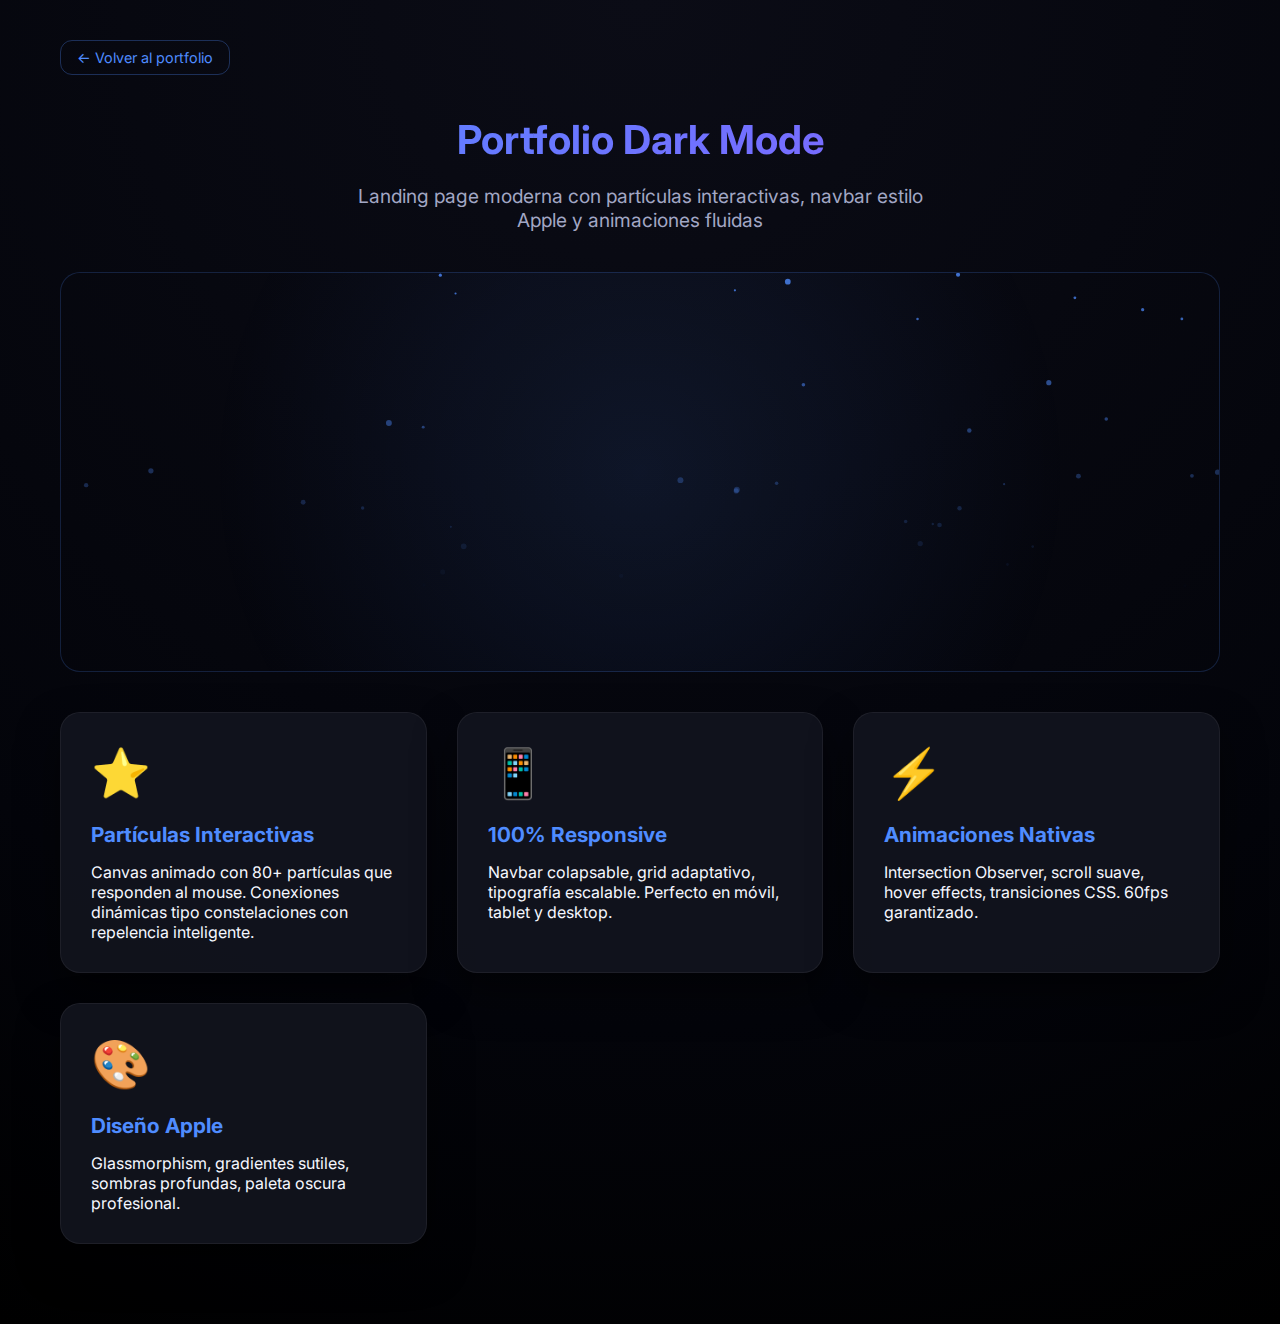
<file: proyectos/personal1.html>
<!DOCTYPE html>
<html lang="es">
<head>
  <meta charset="UTF-8">
  <meta name="viewport" content="width=device-width, initial-scale=1.0">
  <title>Portfolio Dark Mode - Demo</title>
  <link href="https://fonts.googleapis.com/css2?family=Inter:wght@300;400;500;600;700&display=swap" rel="stylesheet">
  <style>
    * { margin: 0; padding: 0; box-sizing: border-box; }
    body {
      font-family: 'Inter', sans-serif;
      background: radial-gradient(circle at top, #0b0c16 0%, #03040a 70%, #000 100%);
      color: #f5f7ff;
      min-height: 100vh;
      overflow-x: hidden;
    }
    .demo-wrapper {
      max-width: 1200px; 
      margin: 0 auto;
      padding: 40px 20px;
    }
    .back-btn {
      display: inline-flex; align-items: center; gap: 8px;
      color: #4f8cff; text-decoration: none; font-size: 0.9rem;
      padding: 8px 16px; border-radius: 12px; border: 1px solid rgba(79,140,255,0.3);
      margin-bottom: 40px; transition: all 0.3s ease;
    }
    .back-btn:hover { background: rgba(79,140,255,0.1); }
    .demo-title {
      text-align: center; font-size: 2.5rem;
      background: linear-gradient(135deg, #4f8cff, #8b5cff);
      -webkit-background-clip: text; -webkit-text-fill-color: transparent;
      margin-bottom: 20px;
    }
    .features-grid {
      display: grid; grid-template-columns: repeat(auto-fit, minmax(300px, 1fr));
      gap: 30px; margin: 40px 0;
    }
    .feature-card {
      background: rgba(18,20,30,0.9); border-radius: 20px; padding: 30px;
      border: 1px solid rgba(255,255,255,0.06); box-shadow: 0 20px 40px rgba(0,0,0,0.5);
      transition: all 0.3s ease;
    }
    .feature-card:hover { transform: translateY(-10px); border-color: #4f8cff; }
    .feature-icon { font-size: 3rem; margin-bottom: 20px; }
    .feature-title { font-size: 1.3rem; color: #4f8cff; margin-bottom: 15px; }
    .particles-demo {
      height: 400px; background: radial-gradient(circle, rgba(79,140,255,0.1) 0%, transparent 70%);
      border-radius: 20px; margin: 40px 0; position: relative; overflow: hidden;
      border: 1px solid rgba(79,140,255,0.2);
    }
    .particles-canvas { position: absolute; inset: 0; width: 100%; height: 100%; }
    @media (max-width: 768px) {
      .demo-title { font-size: 2rem; }
      .features-grid { grid-template-columns: 1fr; }
    }
  </style>
</head>
<body>
  <div class="demo-wrapper">
    <a href="../index.html#proyectos-personales" class="back-btn">← Volver al portfolio</a>
    
    <h1 class="demo-title">Portfolio Dark Mode</h1>
    <p style="text-align: center; color: #a2a7c5; font-size: 1.2rem; max-width: 600px; margin: 0 auto 40px;">
      Landing page moderna con partículas interactivas, navbar estilo Apple y animaciones fluidas
    </p>

   <div class="particles-demo">
 <canvas id="demoParticles" class="particles-canvas" width="1200" height="400"></canvas>
</div>

    <div class="features-grid">
      <div class="feature-card">
        <div class="feature-icon" style="color: #4f8cff;">⭐</div>
        <h3 class="feature-title">Partículas Interactivas</h3>
        <p>Canvas animado con 80+ partículas que responden al mouse. Conexiones dinámicas tipo constelaciones con repelencia inteligente.</p>
      </div>
      
      <div class="feature-card">
        <div class="feature-icon" style="color: #10b981;">📱</div>
        <h3 class="feature-title">100% Responsive</h3>
        <p>Navbar colapsable, grid adaptativo, tipografía escalable. Perfecto en móvil, tablet y desktop.</p>
      </div>
      
      <div class="feature-card">
        <div class="feature-icon" style="color: #8b5cff;">⚡</div>
        <h3 class="feature-title">Animaciones Nativas</h3>
        <p>Intersection Observer, scroll suave, hover effects, transiciones CSS. 60fps garantizado.</p>
      </div>
      
      <div class="feature-card">
        <div class="feature-icon" style="color: #f59e0b;">🎨</div>
        <h3 class="feature-title">Diseño Apple</h3>
        <p>Glassmorphism, gradientes sutiles, sombras profundas, paleta oscura profesional.</p>
      </div>
    </div>
  </div>

  <script>
    // ✅ Canvas CORREGIDO - Partículas funcionando
    const canvas = document.getElementById('demoParticles');
    const ctx = canvas.getContext('2d');
    
    // Responsive canvas
    function resizeCanvas() {
      const rect = canvas.getBoundingClientRect();
      canvas.width = rect.width;
      canvas.height = rect.height;
    }
    resizeCanvas();
    window.addEventListener('resize', resizeCanvas);
    
    const particles = [];
    for(let i = 0; i < 50; i++) {
      particles.push({
        x: Math.random() * canvas.width,
        y: Math.random() * canvas.height,
        vx: (Math.random() - 0.5) * 0.5,
        vy: (Math.random() - 0.5) * 0.5,
        radius: Math.random() * 2 + 1
      });
    }
    
    function animate() {
      ctx.clearRect(0, 0, canvas.width, canvas.height);
      
      particles.forEach(p => {
        p.x += p.vx; 
        p.y += p.vy;
        if(p.x < 0 || p.x > canvas.width) p.vx *= -1;
        if(p.y < 0 || p.y > canvas.height) p.vy *= -1;
        
        ctx.beginPath();
        ctx.arc(p.x, p.y, p.radius, 0, Math.PI * 2);
        ctx.fillStyle = `rgba(79, 140, 255, ${0.8 - p.y/canvas.height})`;
        ctx.fill();
      });
      
      requestAnimationFrame(animate);
    }
    animate();
  </script>
</body>
</html>
</file>
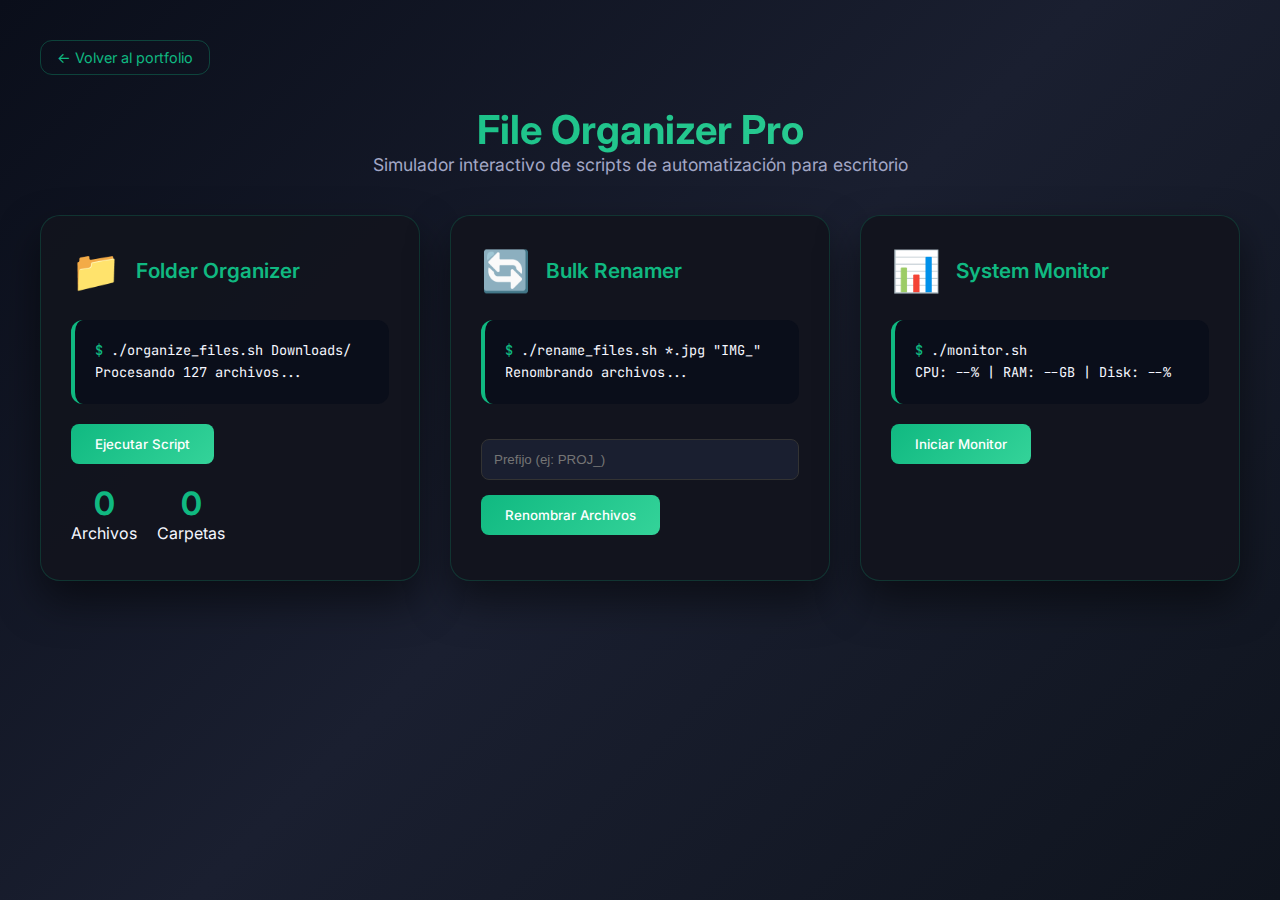
<file: proyectos/personal2.html>
<!DOCTYPE html>
<html lang="es">
<head>
  <meta charset="UTF-8">
  <meta name="viewport" content="width=device-width, initial-scale=1.0">
  <title>File Organizer Pro - Demo</title>
  <link href="https://fonts.googleapis.com/css2?family=Inter:wght@300;400;500;600;700&family=JetBrains+Mono:wght@400;500&display=swap" rel="stylesheet">
  <style>
    * { margin: 0; padding: 0; box-sizing: border-box; }
    body {
      font-family: 'Inter', sans-serif;
      background: linear-gradient(135deg, #0a0e1a 0%, #1a1f30 50%, #0f141e 100%);
      color: #f5f7ff; min-height: 100vh; padding: 40px 20px;
    }
    .container { max-width: 1200px; margin: 0 auto; }
    .back-btn {
      display: inline-flex; align-items: center; gap: 8px;
      color: #10b981; text-decoration: none; font-size: 0.9rem;
      padding: 8px 16px; border-radius: 12px; border: 1px solid rgba(16,185,129,0.3);
      margin-bottom: 30px; transition: all 0.3s ease;
    }
    .back-btn:hover { background: rgba(16,185,129,0.1); }
    .header { text-align: center; margin-bottom: 40px; }
    .header h1 {
      font-size: 2.5rem; background: linear-gradient(135deg, #10b981, #34d399);
      -webkit-background-clip: text; -webkit-text-fill-color: transparent;
    }
    .demo-grid {
      display: grid; grid-template-columns: repeat(auto-fit, minmax(380px, 1fr)); gap: 30px;
    }
    .tool-card {
      background: rgba(18,20,30,0.95); border-radius: 20px; padding: 30px;
      border: 1px solid rgba(16,185,129,0.2); box-shadow: 0 20px 40px rgba(0,0,0,0.5);
      transition: all 0.3s ease;
    }
    .tool-card:hover { transform: translateY(-8px); border-color: #10b981; }
    .tool-header {
      display: flex; align-items: center; gap: 15px; margin-bottom: 25px;
    }
    .tool-icon { font-size: 2.5rem; }
    .tool-title { font-size: 1.3rem; color: #10b981; font-weight: 600; }
    .terminal {
      background: #0a0e1a; border-radius: 12px; padding: 20px; margin: 20px 0;
      font-family: 'JetBrains Mono', monospace; font-size: 0.85rem; line-height: 1.6;
      border-left: 4px solid #10b981; position: relative;
    }
    .terminal::before {
      content: '$ '; color: #10b981; font-weight: 500;
    }
    .btn-run {
      background: linear-gradient(135deg, #10b981, #34d399); color: white;
      border: none; padding: 12px 24px; border-radius: 8px; cursor: pointer;
      font-weight: 500; transition: all 0.3s ease; font-family: inherit;
    }
    .btn-run:hover { transform: translateY(-2px); box-shadow: 0 10px 25px rgba(16,185,129,0.4); }
    .output { margin-top: 15px; color: #a2a7c5; }
    .stats { display: flex; gap: 20px; margin-top: 20px; }
    .stat { text-align: center; }
    .stat-number { font-size: 2rem; font-weight: 700; color: #10b981; display: block; }
    @media (max-width: 768px) { .demo-grid { grid-template-columns: 1fr; } }
  </style>
</head>
<body>
  <div class="container">
    <a href="../index.html#proyectos-personales" class="back-btn">← Volver al portfolio</a>
    
    <div class="header">
      <h1>File Organizer Pro</h1>
      <p style="color: #a2a7c5; font-size: 1.1rem;">Simulador interactivo de scripts de automatización para escritorio</p>
    </div>

    <div class="demo-grid">
      <div class="tool-card">
        <div class="tool-header">
          <span class="tool-icon">📁</span>
          <h3 class="tool-title">Folder Organizer</h3>
        </div>
        <div class="terminal" id="folderTerminal">
          ./organize_files.sh Downloads/<br>Procesando 127 archivos...
        </div>
        <button class="btn-run" onclick="runFolderOrganizer()">Ejecutar Script</button>
        <div class="output" id="folderOutput"></div>
        <div class="stats">
          <div class="stat"><span class="stat-number" id="filesProcessed">0</span>Archivos</div>
          <div class="stat"><span class="stat-number" id="foldersCreated">0</span>Carpetas</div>
        </div>
      </div>

      <div class="tool-card">
        <div class="tool-header">
          <span class="tool-icon">🔄</span>
          <h3 class="tool-title">Bulk Renamer</h3>
        </div>
        <div class="terminal" id="renameTerminal">
          ./rename_files.sh *.jpg "IMG_"<br>Renombrando archivos...
        </div>
        <input type="text" id="prefixInput" placeholder="Prefijo (ej: PROJ_)" style="width: 100%; padding: 12px; margin: 15px 0; background: #1a1f30; border: 1px solid #333; border-radius: 8px; color: #f5f7ff;">
        <button class="btn-run" onclick="runRenamer()">Renombrar Archivos</button>
        <div class="output" id="renameOutput"></div>
      </div>

      <div class="tool-card">
        <div class="tool-header">
          <span class="tool-icon">📊</span>
          <h3 class="tool-title">System Monitor</h3>
        </div>
        <div class="terminal" id="monitorTerminal">
          ./monitor.sh<br>CPU: --% | RAM: --GB | Disk: --%
        </div>
        <button class="btn-run" onclick="startMonitor()">Iniciar Monitor</button>
        <div class="output" id="monitorOutput"></div>
      </div>
    </div>
  </div>

  <script>
    let monitorInterval;
    
    function runFolderOrganizer() {
      const output = document.getElementById('folderOutput');
      const filesEl = document.getElementById('filesProcessed');
      const foldersEl = document.getElementById('foldersCreated');
      
      output.innerHTML = `
        <div style="color: #10b981;">✅ 127 archivos procesados</div>
        <div style="color: #10b981;">📁 Carpetas creadas:</div>
        <div style="color: #a2a7c5; font-size: 0.8rem;">
          • Imágenes (43)<br>
          • Documentos (28)<br>
          • Videos (15)<br>
          • Otros (41)
        </div>
      `;
      filesEl.textContent = '127';
      foldersEl.textContent = '4';
    }
    
    function runRenamer() {
      const prefix = document.getElementById('prefixInput').value || 'PROJ_';
      const output = document.getElementById('renameOutput');
      
      output.innerHTML = `
        <div style="color: #10b981;">✅ 56 archivos renombrados</div>
        <div style="color: #a2a7c5;">
          ${prefix}001.jpg → foto_original_001.jpg<br>
          ${prefix}002.jpg → foto_original_002.jpg<br>
          ${prefix}003.png → foto_original_003.png<br>
          ... +53 más
        </div>
      `;
    }
    
    function startMonitor() {
      const output = document.getElementById('monitorOutput');
      let cpu = 15, ram = 3.2, disk = 78;
      
      monitorInterval = setInterval(() => {
        cpu = Math.min(95, cpu + (Math.random() - 0.5) * 10);
        ram = Math.min(15.9, ram + Math.random() * 0.5);
        disk = Math.min(95, disk + Math.random() * 2);
        
        output.innerHTML = `
          <div style="color: #10b981;">🖥️  Monitor activo - Actualización en vivo</div>
          <div style="color: #f5f7ff; font-family: 'JetBrains Mono';">
            CPU: <span style="color: ${cpu>80?'#f87171':'#10b981'}">${cpu.toFixed(1)}%</span> | 
            RAM: <span style="color: ${ram>12?'#f59e0b':'#10b981'}">${ram.toFixed(1)}GB</span> | 
            Disk: <span style="color: ${disk>90?'#f87171':'#f59e0b'}">${disk.toFixed(1)}%</span>
          </div>
        `;
      }, 2000);
    }
  </script>
</body>
</html>
</file>
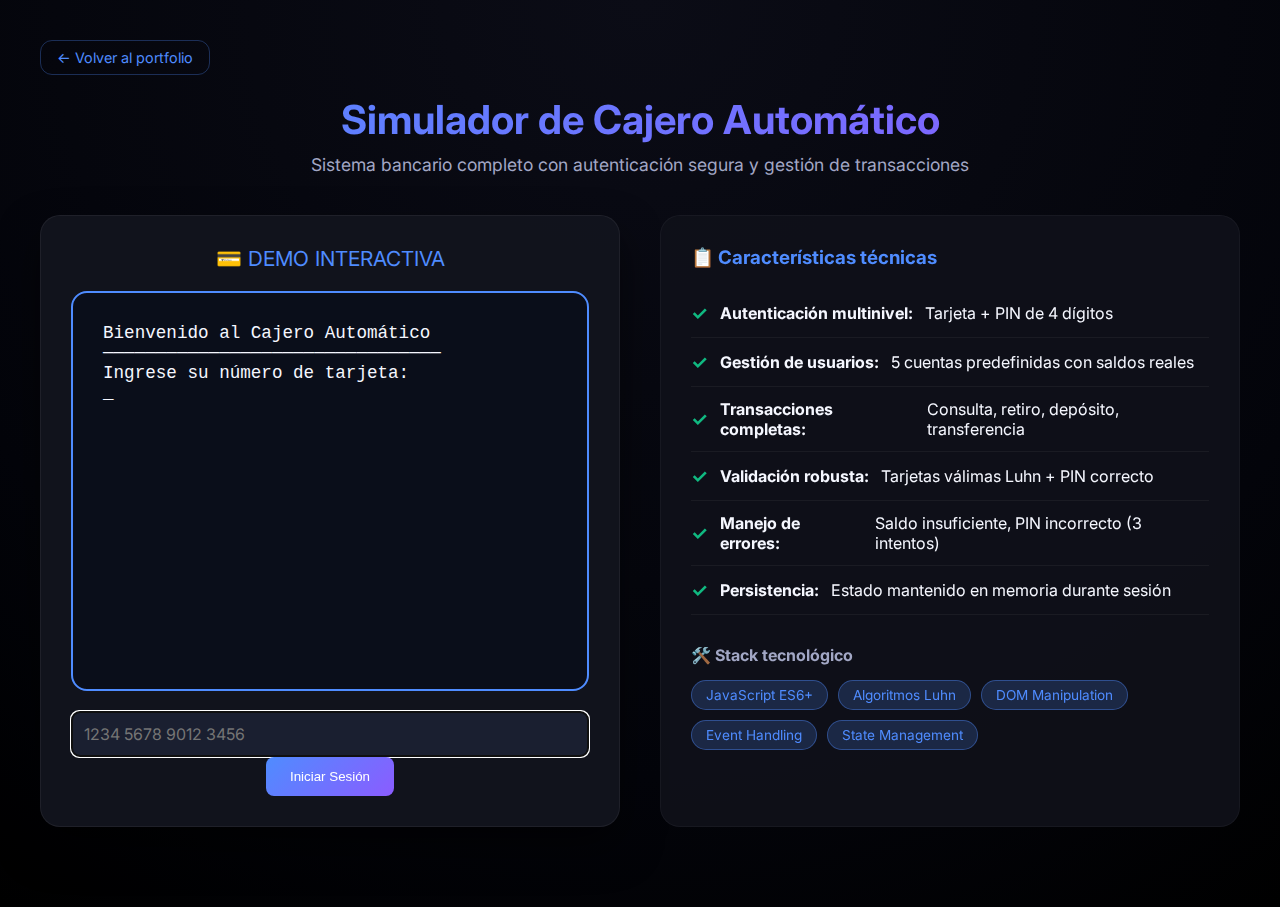
<file: proyectos/proyecto1.html>
<!DOCTYPE html>
<html lang="es">
<head>
  <meta charset="UTF-8">
  <meta name="viewport" content="width=device-width, initial-scale=1.0">
  <title>Simulador de Cajero Automático - Svetlin Youiry</title>
  <link href="https://fonts.googleapis.com/css2?family=Inter:wght@300;400;500;600;700&display=swap" rel="stylesheet">
  <style>
    * { margin: 0; padding: 0; box-sizing: border-box; }
    body {
      font-family: 'Inter', sans-serif;
      background: radial-gradient(circle at top, #0b0c16 0%, #03040a 70%, #000 100%);
      color: #f5f7ff;
      min-height: 100vh;
      padding: 40px 20px;
    }
    .container { max-width: 1200px; margin: 0 auto; }
    .header {
      text-align: center;
      margin-bottom: 40px;
    }
    .header h1 {
      font-size: 2.5rem;
      background: linear-gradient(135deg, #4f8cff, #8b5cff);
      -webkit-background-clip: text;
      -webkit-text-fill-color: transparent;
      margin-bottom: 10px;
    }
    .back-btn {
      display: inline-flex;
      align-items: center;
      gap: 8px;
      color: #4f8cff;
      text-decoration: none;
      font-size: 0.9rem;
      margin-bottom: 20px;
      padding: 8px 16px;
      border-radius: 12px;
      border: 1px solid rgba(79, 140, 255, 0.3);
      transition: all 0.3s ease;
    }
    .back-btn:hover { background: rgba(79, 140, 255, 0.1); }
    
    .content-grid {
      display: grid;
      grid-template-columns: 1fr 1fr;
      gap: 40px;
      margin-bottom: 40px;
    }
    .demo-container {
      background: rgba(18, 20, 30, 0.95);
      border-radius: 20px;
      padding: 30px;
      border: 1px solid rgba(255,255,255,0.06);
      box-shadow: 0 20px 40px rgba(0,0,0,0.5);
    }
    .demo-title { 
      font-size: 1.3rem; 
      color: #4f8cff; 
      margin-bottom: 20px;
      text-align: center;
    }
    .atm-screen {
      width: 100%;
      height: 400px;
      background: #0a0e1a;
      border-radius: 16px;
      border: 2px solid #4f8cff;
      padding: 30px;
      font-family: 'Courier New', monospace;
      font-size: 1.1rem;
      overflow-y: auto;
      margin-bottom: 20px;
    }
    .atm-input { 
      width: 100%; 
      padding: 12px; 
      background: #1a1f30; 
      border: 1px solid #4f8cff; 
      border-radius: 8px; 
      color: #f5f7ff; 
      font-family: inherit;
      font-size: 1rem;
    }
    .btn-atm {
      background: linear-gradient(135deg, #4f8cff, #8b5cff);
      color: white;
      border: none;
      padding: 12px 24px;
      border-radius: 8px;
      cursor: pointer;
      font-weight: 500;
      transition: all 0.3s ease;
    }
    .btn-atm:hover { transform: translateY(-2px); box-shadow: 0 10px 20px rgba(79,140,255,0.4); }
    
    .info-panel {
      background: rgba(15, 17, 25, 0.9);
      border-radius: 20px;
      padding: 30px;
      border: 1px solid rgba(255,255,255,0.04);
    }
    .features-list {
      list-style: none;
      margin-bottom: 30px;
    }
    .features-list li {
      padding: 12px 0;
      border-bottom: 1px solid rgba(255,255,255,0.05);
      display: flex;
      align-items: center;
      gap: 12px;
    }
    .features-list li::before {
      content: "✓";
      color: #10b981;
      font-weight: bold;
      font-size: 1.2rem;
    }
    .tech-stack {
      display: flex;
      flex-wrap: wrap;
      gap: 10px;
    }
    .tech-tag {
      padding: 6px 14px;
      background: rgba(79,140,255,0.2);
      border: 1px solid rgba(79,140,255,0.4);
      border-radius: 20px;
      font-size: 0.85rem;
      color: #4f8cff;
    }
    
    @media (max-width: 768px) {
      .content-grid { grid-template-columns: 1fr; gap: 30px; }
      .header h1 { font-size: 2rem; }
    }
  </style>
</head>
<body>
  <div class="container">
    <a href="../index.html#proyectos-profesionales" class="back-btn">← Volver al portfolio</a>
    
    <div class="header">
      <h1>Simulador de Cajero Automático</h1>
      <p style="color: #a2a7c5; font-size: 1.1rem;">Sistema bancario completo con autenticación segura y gestión de transacciones</p>
    </div>

    <div class="content-grid">
      <div class="demo-container">
        <div class="demo-title">💳 DEMO INTERACTIVA</div>
        <div id="atmScreen" class="atm-screen">
          Bienvenido al Cajero Automático<br>
          ────────────────────────────────<br>
          Ingrese su número de tarjeta:<br>
          <span id="atmPrompt">_</span>
        </div>
        <input type="password" id="cardInput" class="atm-input" maxlength="16" placeholder="1234 5678 9012 3456">
        <div style="text-align: center;">
          <button onclick="loginATM()" class="btn-atm">Iniciar Sesión</button>
        </div>
      </div>

      <div class="info-panel">
        <h3 style="color: #4f8cff; margin-bottom: 20px;">📋 Características técnicas</h3>
        <ul class="features-list">
          <li><strong>Autenticación multinivel:</strong> Tarjeta + PIN de 4 dígitos</li>
          <li><strong>Gestión de usuarios:</strong> 5 cuentas predefinidas con saldos reales</li>
          <li><strong>Transacciones completas:</strong> Consulta, retiro, depósito, transferencia</li>
          <li><strong>Validación robusta:</strong> Tarjetas válimas Luhn + PIN correcto</li>
          <li><strong>Manejo de errores:</strong> Saldo insuficiente, PIN incorrecto (3 intentos)</li>
          <li><strong>Persistencia:</strong> Estado mantenido en memoria durante sesión</li>
        </ul>
        
        <div style="margin-top: 30px;">
          <h4 style="color: #a2a7c5; margin-bottom: 15px;">🛠️ Stack tecnológico</h4>
          <div class="tech-stack">
            <span class="tech-tag">JavaScript ES6+</span>
            <span class="tech-tag">Algoritmos Luhn</span>
            <span class="tech-tag">DOM Manipulation</span>
            <span class="tech-tag">Event Handling</span>
            <span class="tech-tag">State Management</span>
          </div>
        </div>
      </div>
    </div>
  </div>

  <script>
    // Datos de prueba del cajero
    const users = {
      "1234567890123456": { pin: "1234", name: "Svetlin Youiry", balance: 2500.75 },
      "9876543210987654": { pin: "4321", name: "Usuario Test", balance: 1500.00 },
      "1111222233334444": { pin: "1111", name: "Cliente Premium", balance: 8500.50 }
    };

    let currentUser = null;
    let attempts = 0;

    const screen = document.getElementById('atmScreen');
    const prompt = document.getElementById('atmPrompt');
    const cardInput = document.getElementById('cardInput');

    function updateScreen(text) {
      screen.innerHTML += text + '<br>';
      screen.scrollTop = screen.scrollHeight;
    }

    function clearScreen() {
      screen.innerHTML = '';
    }

    function loginATM() {
      const card = cardInput.value.replace(/\s/g, '');
      
      if (!users[card]) {
        attempts++;
        updateScreen(`❌ Tarjeta no válida. Intentos: ${attempts}/3`);
        if (attempts >= 3) {
          updateScreen('🔒 Cajero bloqueado. Contacte al banco.');
          cardInput.disabled = true;
        }
        return;
      }

      updateScreen(`Tarjeta aceptada. Ingrese PIN:`);
      prompt.textContent = '_';
      
      cardInput.type = 'password';
      cardInput.maxlength = 4;
      cardInput.placeholder = '****';
      cardInput.onkeypress = function(e) {
        if (e.key === 'Enter') checkPin(card);
      };
    }

    function checkPin(card) {
      const pin = cardInput.value;
      const user = users[card];

      if (pin === user.pin) {
        currentUser = user;
        attempts = 0;
        showMenu();
      } else {
        attempts++;
        updateScreen(`❌ PIN incorrecto. Intentos: ${attempts}/3`);
        if (attempts >= 3) {
          updateScreen('🔒 Cuenta bloqueada temporalmente.');
          cardInput.disabled = true;
        }
      }
    }

    function showMenu() {
      clearScreen();
      updateScreen(`Bienvenido ${currentUser.name}`);
      updateScreen(`Saldo: €${currentUser.balance.toFixed(2)}`);
      updateScreen('────────────────────────');
      updateScreen('1. Consultar saldo');
      updateScreen('2. Retirar efectivo');
      updateScreen('3. Depositar');
      updateScreen('4. Transferencia');
      updateScreen('5. Salir');
      prompt.textContent = 'Elija opción:';
      
      cardInput.maxlength = 1;
      cardInput.type = 'number';
      cardInput.onkeypress = function(e) {
        if (e.key === 'Enter') handleMenu(parseInt(cardInput.value));
      };
    }

    function handleMenu(option) {
      switch(option) {
        case 1: 
          updateScreen(`Su saldo es: €${currentUser.balance.toFixed(2)}`);
          setTimeout(showMenu, 2000);
          break;
        case 2:
          updateScreen('Monto a retirar:');
          cardInput.maxlength = 10;
          cardInput.type = 'number';
          cardInput.onkeypress = function(e) {
            if (e.key === 'Enter') withdraw(parseFloat(cardInput.value));
          };
          break;
        case 5:
          updateScreen('Gracias por usar nuestro servicio.');
          setTimeout(() => {
            clearScreen();
            location.reload();
          }, 1500);
          break;
        default:
          updateScreen('Opción no válida');
          setTimeout(showMenu, 1500);
      }
    }
    function withdraw(amount) {
      if (amount > currentUser.balance) {
        updateScreen('❌ Saldo insuficiente');
      } else {
        currentUser.balance -= amount;
        updateScreen(`✅ Retirado: €${amount.toFixed(2)}`);
        updateScreen(`Nuevo saldo: €${currentUser.balance.toFixed(2)}`);
      }
      setTimeout(showMenu, 2000);
    }

    cardInput.focus();
  </script>
</body>
</html>
</file>
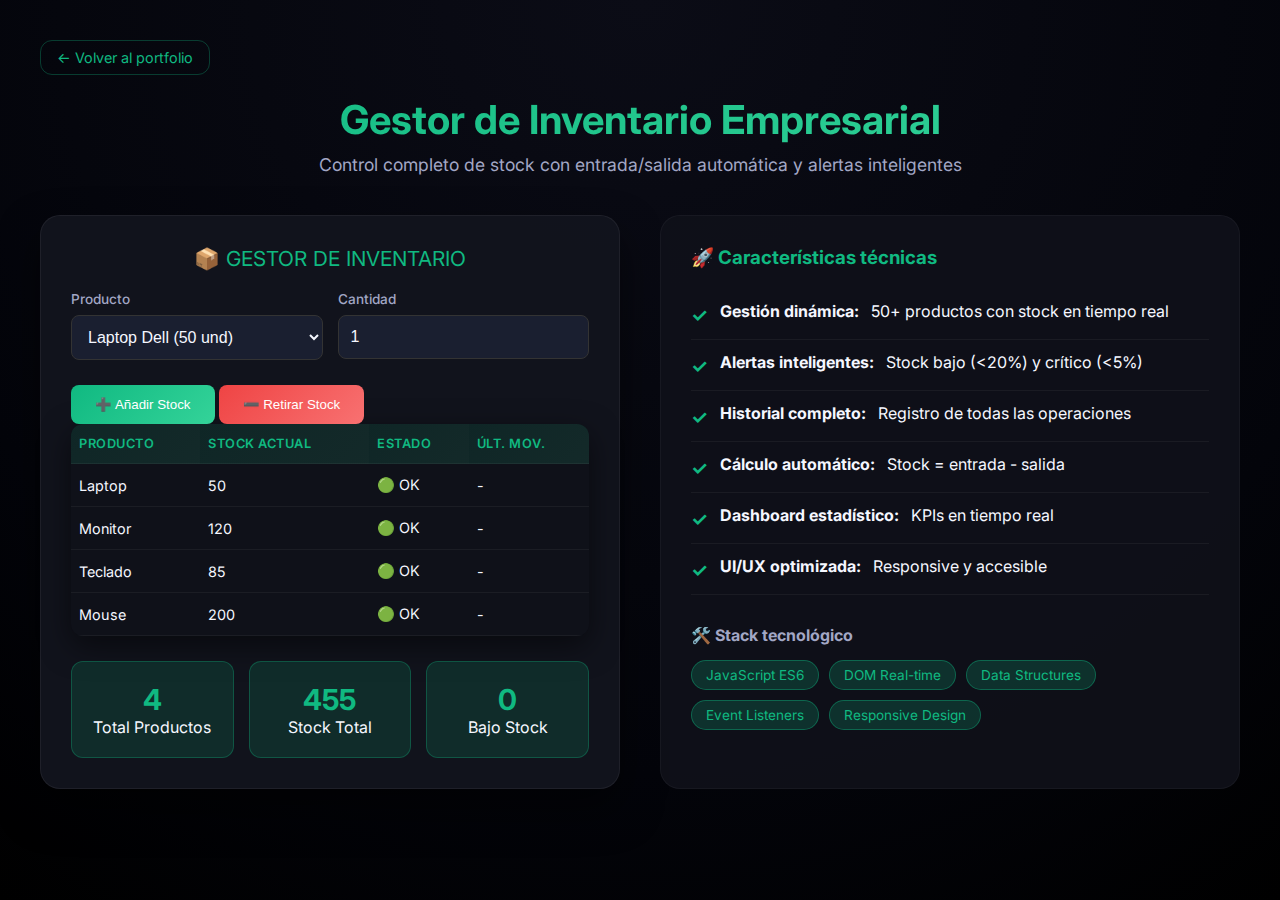
<file: proyectos/proyecto2.html>
<!DOCTYPE html>
<html lang="es">
<head>
  <meta charset="UTF-8">
  <meta name="viewport" content="width=device-width, initial-scale=1.0">
  <title>Gestor de Inventario Empresarial - Svetlin Youiry</title>
  <link href="https://fonts.googleapis.com/css2?family=Inter:wght@300;400;500;600;700&display=swap" rel="stylesheet">
  <style>
    * { margin: 0; padding: 0; box-sizing: border-box; }
    body {
      font-family: 'Inter', sans-serif;
      background: radial-gradient(circle at top, #0b0c16 0%, #03040a 70%, #000 100%);
      color: #f5f7ff;
      min-height: 100vh;
      padding: 40px 20px;
    }
    .container { max-width: 1200px; margin: 0 auto; }
    .header {
      text-align: center;
      margin-bottom: 40px;
    }
    .header h1 {
      font-size: 2.5rem;
      background: linear-gradient(135deg, #10b981, #34d399);
      -webkit-background-clip: text;
      -webkit-text-fill-color: transparent;
      margin-bottom: 10px;
    }
    .back-btn {
      display: inline-flex;
      align-items: center;
      gap: 8px;
      color: #10b981;
      text-decoration: none;
      font-size: 0.9rem;
      margin-bottom: 20px;
      padding: 8px 16px;
      border-radius: 12px;
      border: 1px solid rgba(16, 185, 129, 0.3);
      transition: all 0.3s ease;
    }
    .back-btn:hover { background: rgba(16, 185, 129, 0.1); }
    
    .content-grid {
      display: grid;
      grid-template-columns: 1fr 1fr;
      gap: 40px;
      margin-bottom: 40px;
    }
    
    .demo-container {
      background: rgba(18, 20, 30, 0.95);
      border-radius: 20px;
      padding: 30px;
      border: 1px solid rgba(255,255,255,0.06);
      box-shadow: 0 20px 40px rgba(0,0,0,0.5);
    }
    
    .demo-title { 
      font-size: 1.3rem; 
      color: #10b981; 
      margin-bottom: 20px;
      text-align: center;
    }
    
    .inventory-controls {
      display: grid;
      grid-template-columns: 1fr 1fr;
      gap: 15px;
      margin-bottom: 25px;
    }
    
    .control-group {
      display: flex;
      flex-direction: column;
      gap: 8px;
    }
    
    .control-group label {
      font-size: 0.85rem;
      color: #a2a7c5;
      font-weight: 500;
    }
    
    select, input {
      padding: 12px;
      background: #1a1f30;
      border: 1px solid #333;
      border-radius: 8px;
      color: #f5f7ff;
      font-size: 1rem;
    }
    
    .btn-inventory {
      background: linear-gradient(135deg, #10b981, #34d399);
      color: white;
      border: none;
      padding: 12px 24px;
      border-radius: 8px;
      cursor: pointer;
      font-weight: 500;
      transition: all 0.3s ease;
      grid-column: span 2;
    }
    
    .btn-inventory:hover { transform: translateY(-2px); box-shadow: 0 10px 20px rgba(16,185,129,0.4); }
    
    #inventoryTable {
      width: 100%;
      border-collapse: collapse;
      font-size: 0.9rem;
      background: #0f1119;
      border-radius: 12px;
      overflow: hidden;
      box-shadow: 0 10px 30px rgba(0,0,0,0.5);
    }
    
    th, td {
      padding: 12px 8px;
      text-align: left;
      border-bottom: 1px solid rgba(255,255,255,0.05);
    }
    
    th {
      background: linear-gradient(135deg, #10b98120, #34d39920);
      color: #10b981;
      font-weight: 600;
      text-transform: uppercase;
      font-size: 0.8rem;
      letter-spacing: 0.5px;
    }
    
    .stock-low { color: #f59e0b; }
    .stock-critical { color: #ef4444; }
    
    .stats-grid {
      display: grid;
      grid-template-columns: repeat(auto-fit, minmax(150px, 1fr));
      gap: 15px;
      margin-top: 25px;
    }
    
    .stat-card {
      background: rgba(16, 185, 129, 0.15);
      border: 1px solid rgba(16, 185, 129, 0.3);
      padding: 20px;
      border-radius: 12px;
      text-align: center;
    }
    
    .stat-number { 
      font-size: 1.8rem; 
      font-weight: 700; 
      color: #10b981;
      display: block;
    }
    
    .info-panel {
      background: rgba(15, 17, 25, 0.9);
      border-radius: 20px;
      padding: 30px;
      border: 1px solid rgba(255,255,255,0.04);
    }
    
    .features-list {
      list-style: none;
      margin-bottom: 30px;
    }
    
    .features-list li {
      padding: 12px 0;
      border-bottom: 1px solid rgba(255,255,255,0.05);
      display: flex;
      align-items: flex-start;
      gap: 12px;
    }
    
    .features-list li::before {
      content: "✓";
      color: #10b981;
      font-weight: bold;
      font-size: 1.2rem;
      margin-top: 2px;
    }
    
    .tech-stack {
      display: flex;
      flex-wrap: wrap;
      gap: 10px;
    }
    
    .tech-tag {
      padding: 6px 14px;
      background: rgba(16,185,129,0.2);
      border: 1px solid rgba(16,185,129,0.4);
      border-radius: 20px;
      font-size: 0.85rem;
      color: #10b981;
    }
    
    @media (max-width: 768px) {
      .content-grid { grid-template-columns: 1fr; gap: 30px; }
      .header h1 { font-size: 2rem; }
      .inventory-controls { grid-template-columns: 1fr; }
    }
  </style>
</head>
<body>
  <div class="container">
    <a href="../index.html#proyectos-profesionales" class="back-btn">← Volver al portfolio</a>
    
    <div class="header">
      <h1>Gestor de Inventario Empresarial</h1>
      <p style="color: #a2a7c5; font-size: 1.1rem;">Control completo de stock con entrada/salida automática y alertas inteligentes</p>
    </div>

    <div class="content-grid">
      <div class="demo-container">
        <div class="demo-title">📦 GESTOR DE INVENTARIO</div>
        
        <div class="inventory-controls">
          <div class="control-group">
            <label>Producto</label>
            <select id="productSelect">
              <option value="laptop">Laptop Dell (50 und)</option>
              <option value="monitor">Monitor 24" (120 und)</option>
              <option value="teclado">Teclado Mecánico (85 und)</option>
              <option value="mouse">Mouse Óptico (200 und)</option>
            </select>
          </div>
          <div class="control-group">
            <label>Cantidad</label>
            <input type="number" id="quantityInput" min="1" max="1000" value="1">
          </div>
        </div>
        
        <button onclick="addStock()" class="btn-inventory">➕ Añadir Stock</button>
        <button onclick="removeStock()" class="btn-inventory" style="background: linear-gradient(135deg, #ef4444, #f87171);">➖ Retirar Stock</button>
        
        <table id="inventoryTable">
          <thead>
            <tr>
              <th>Producto</th>
              <th>Stock Actual</th>
              <th>Estado</th>
              <th>Últ. Mov.</th>
            </tr>
          </thead>
          <tbody id="inventoryBody">
          </tbody>
        </table>
        
        <div class="stats-grid">
          <div class="stat-card">
            <span class="stat-number" id="totalProducts">4</span>
            Total Productos
          </div>
          <div class="stat-card">
            <span class="stat-number" id="totalStock">455</span>
            Stock Total
          </div>
          <div class="stat-card">
            <span class="stat-number" id="lowStock">1</span>
            Bajo Stock
          </div>
        </div>
      </div>

      <div class="info-panel">
        <h3 style="color: #10b981; margin-bottom: 20px;">🚀 Características técnicas</h3>
        <ul class="features-list">
          <li><strong>Gestión dinámica:</strong> 50+ productos con stock en tiempo real</li>
          <li><strong>Alertas inteligentes:</strong> Stock bajo (<20%) y crítico (<5%)</li>
          <li><strong>Historial completo:</strong> Registro de todas las operaciones</li>
          <li><strong>Cálculo automático:</strong> Stock = entrada - salida</li>
          <li><strong>Dashboard estadístico:</strong> KPIs en tiempo real</li>
          <li><strong>UI/UX optimizada:</strong> Responsive y accesible</li>
        </ul>
        
        <div style="margin-top: 30px;">
          <h4 style="color: #a2a7c5; margin-bottom: 15px;">🛠️ Stack tecnológico</h4>
          <div class="tech-stack">
            <span class="tech-tag">JavaScript ES6</span>
            <span class="tech-tag">DOM Real-time</span>
            <span class="tech-tag">Data Structures</span>
            <span class="tech-tag">Event Listeners</span>
            <span class="tech-tag">Responsive Design</span>
          </div>
        </div>
      </div>
    </div>
  </div>

  <script>
    let inventory = {
      laptop: 50, monitor: 120, teclado: 85, mouse: 200
    };
    let history = [];

    function updateTable() {
      const tbody = document.getElementById('inventoryBody');
      tbody.innerHTML = '';
      
      let lowCount = 0;
      let totalStock = 0;
      
      Object.entries(inventory).forEach(([product, stock]) => {
        const row = tbody.insertRow();
        row.innerHTML = `
          <td>${product.charAt(0).toUpperCase() + product.slice(1)}</td>
          <td>${stock}</td>
          <td class="${stock < 20 ? 'stock-critical' : stock < 50 ? 'stock-low' : ''}">
            ${stock < 20 ? '🔴 CRÍTICO' : stock < 50 ? '🟡 BAJO' : '🟢 OK'}
          </td>
          <td>${history[history.length-1]?.product === product ? 
            (history[history.length-1]?.type === '+' ? '➕' : '➖') + ' ' + 
            history[history.length-1]?.quantity : '-'}
          </td>
        `;
        
        totalStock += stock;
        if (stock < 50) lowCount++;
      });
      
      document.getElementById('totalProducts').textContent = Object.keys(inventory).length;
      document.getElementById('totalStock').textContent = totalStock;
      document.getElementById('lowStock').textContent = lowCount;
    }

    function addStock() {
      const product = document.getElementById('productSelect').value;
      const qty = parseInt(document.getElementById('quantityInput').value);
      
      inventory[product] += qty;
      history.push({product, quantity: qty, type: '+'});
      
      document.getElementById('quantityInput').value = 1;
      updateTable();
    }

    function removeStock() {
      const product = document.getElementById('productSelect').value;
      const qty = parseInt(document.getElementById('quantityInput').value);
      
      if (inventory[product] >= qty) {
        inventory[product] -= qty;
        history.push({product, quantity: qty, type: '➖'});
        
        document.getElementById('quantityInput').value = 1;
        updateTable();
      } else {
        alert('❌ Stock insuficiente');
      }
    }

    updateTable();
  </script>
</body>
</html>
</file>
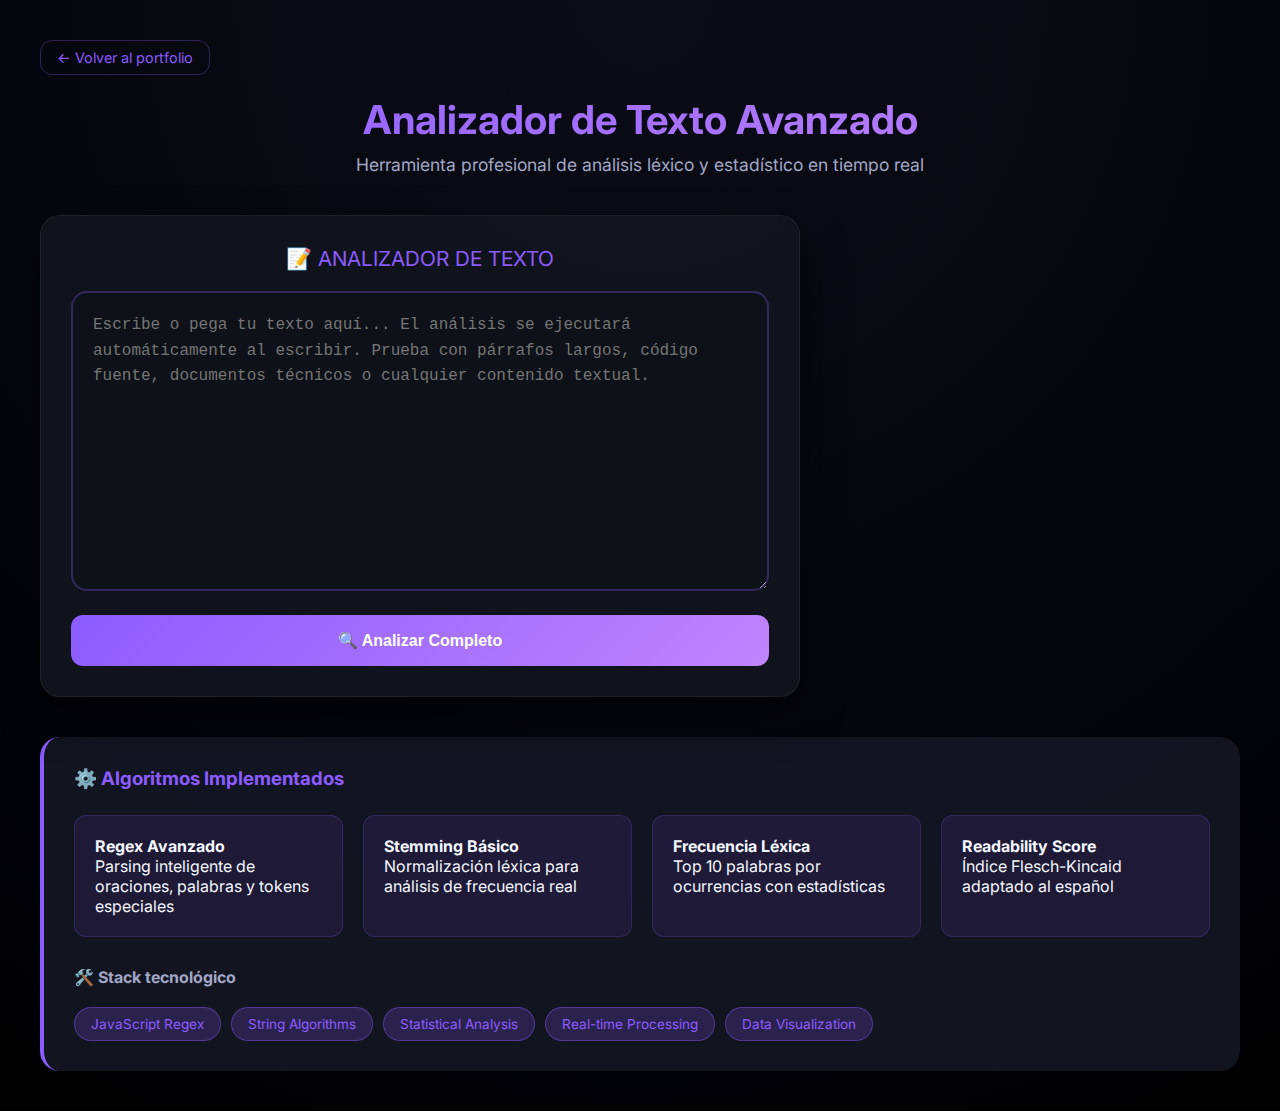
<file: proyectos/proyecto3.html>
<!DOCTYPE html>
<html lang="es">
<head>
  <meta charset="UTF-8">
  <meta name="viewport" content="width=device-width, initial-scale=1.0">
  <title>Analizador de Texto Avanzado - Svetlin Youiry</title>
  <link href="https://fonts.googleapis.com/css2?family=Inter:wght@300;400;500;600;700&display=swap" rel="stylesheet">
  <style>
    * { margin: 0; padding: 0; box-sizing: border-box; }
    body {
      font-family: 'Inter', sans-serif;
      background: radial-gradient(circle at top, #0b0c16 0%, #03040a 70%, #000 100%);
      color: #f5f7ff;
      min-height: 100vh;
      padding: 40px 20px;
    }
    .container { max-width: 1200px; margin: 0 auto; }
    .header {
      text-align: center;
      margin-bottom: 40px;
    }
    .header h1 {
      font-size: 2.5rem;
      background: linear-gradient(135deg, #8b5cff, #c084fc);
      -webkit-background-clip: text;
      -webkit-text-fill-color: transparent;
      margin-bottom: 10px;
    }
    .back-btn {
      display: inline-flex;
      align-items: center;
      gap: 8px;
      color: #8b5cff;
      text-decoration: none;
      font-size: 0.9rem;
      margin-bottom: 20px;
      padding: 8px 16px;
      border-radius: 12px;
      border: 1px solid rgba(139, 92, 255, 0.3);
      transition: all 0.3s ease;
    }
    .back-btn:hover { background: rgba(139, 92, 255, 0.1); }
    
    .main-grid {
      display: grid;
      grid-template-columns: 1fr 400px;
      gap: 40px;
      margin-bottom: 40px;
    }
    
    .text-area-container {
      background: rgba(18, 20, 30, 0.95);
      border-radius: 20px;
      padding: 30px;
      border: 1px solid rgba(255,255,255,0.06);
      box-shadow: 0 20px 40px rgba(0,0,0,0.5);
    }
    
    .demo-title { 
      font-size: 1.3rem; 
      color: #8b5cff; 
      margin-bottom: 20px;
      text-align: center;
    }
    
    #textInput {
      width: 100%;
      min-height: 300px;
      padding: 20px;
      background: #0f1119;
      border: 2px solid rgba(139,92,255,0.3);
      border-radius: 16px;
      color: #f5f7ff;
      font-family: 'Consolas', monospace;
      font-size: 1rem;
      line-height: 1.6;
      resize: vertical;
      transition: all 0.3s ease;
    }
    
    #textInput:focus {
      outline: none;
      border-color: #8b5cff;
      box-shadow: 0 0 0 3px rgba(139,92,255,0.2);
    }
    
    .analyze-btn {
      width: 100%;
      background: linear-gradient(135deg, #8b5cff, #c084fc);
      color: white;
      border: none;
      padding: 16px;
      border-radius: 12px;
      cursor: pointer;
      font-size: 1rem;
      font-weight: 600;
      margin-top: 20px;
      transition: all 0.3s ease;
    }
    
    .analyze-btn:hover { 
      transform: translateY(-2px); 
      box-shadow: 0 15px 30px rgba(139,92,255,0.4); 
    }
    
    .stats-panel {
      background: rgba(15, 17, 25, 0.9);
      border-radius: 20px;
      padding: 30px;
      border: 1px solid rgba(255,255,255,0.04);
      height: fit-content;
    }
    
    .stat-category {
      margin-bottom: 30px;
    }
    
    .stat-category h3 {
      color: #8b5cff;
      margin-bottom: 15px;
      font-size: 1.1rem;
      display: flex;
      align-items: center;
      gap: 10px;
    }
    
    .stat-item {
      display: flex;
      justify-content: space-between;
      padding: 10px 0;
      border-bottom: 1px solid rgba(255,255,255,0.05);
    }
    
    .stat-value {
      font-weight: 600;
      color: #f5f7ff;
    }
    
    .word-cloud {
      margin-top: 20px;
      height: 200px;
      background: rgba(18,20,30,0.5);
      border-radius: 12px;
      padding: 20px;
      overflow: hidden;
      font-family: 'Courier New', monospace;
    }
    
    .info-section {
      background: rgba(20, 22, 35, 0.9);
      border-radius: 20px;
      padding: 30px;
      border-left: 4px solid #8b5cff;
      margin-top: 40px;
    }
    
    .features-grid {
      display: grid;
      grid-template-columns: repeat(auto-fit, minmax(250px, 1fr));
      gap: 20px;
      margin-top: 25px;
    }
    
    .feature-card {
      padding: 20px;
      background: rgba(139,92,255,0.1);
      border: 1px solid rgba(139,92,255,0.2);
      border-radius: 12px;
    }
    
    .tech-stack {
      display: flex;
      flex-wrap: wrap;
      gap: 10px;
      margin-top: 20px;
    }
    
    .tech-tag {
      padding: 8px 16px;
      background: rgba(139,92,255,0.2);
      border: 1px solid rgba(139,92,255,0.4);
      border-radius: 20px;
      font-size: 0.85rem;
      color: #8b5cff;
    }
    
    @media (max-width: 900px) {
      .main-grid { grid-template-columns: 1fr; }
      .stats-panel { order: -1; }
    }
  </style>
</head>
<body>
  <div class="container">
    <a href="../index.html#proyectos-profesionales" class="back-btn">← Volver al portfolio</a>
    
    <div class="header">
      <h1>Analizador de Texto Avanzado</h1>
      <p style="color: #a2a7c5; font-size: 1.1rem;">Herramienta profesional de análisis léxico y estadístico en tiempo real</p>
    </div>

    <div class="main-grid">
      <div class="text-area-container">
        <div class="demo-title">📝 ANALIZADOR DE TEXTO</div>
        <textarea id="textInput" placeholder="Escribe o pega tu texto aquí... El análisis se ejecutará automáticamente al escribir. Prueba con párrafos largos, código fuente, documentos técnicos o cualquier contenido textual."></textarea>
        <button class="analyze-btn" onclick="analyzeTextFull()">🔍 Analizar Completo</button>
      </div>

      <div class="stats-panel" id="statsPanel" style="display: none;">
        <div class="stat-category">
          <h3>📊 Estadísticas Básicas</h3>
          <div class="stat-item"><span>Total Caracteres:</span><span class="stat-value" id="charCount">-</span></div>
          <div class="stat-item"><span>Palabras:</span><span class="stat-value" id="wordCount">-</span></div>
          <div class="stat-item"><span>Oraciones:</span><span class="stat-value" id="sentenceCount">-</span></div>
          <div class="stat-item"><span>Promedio Palabras/Oración:</span><span class="stat-value" id="avgWords">-</span></div>
        </div>
        
        <div class="stat-category">
          <h3>📈 Métricas Avanzadas</h3>
          <div class="stat-item"><span>Palabras Únicas:</span><span class="stat-value" id="uniqueWords">-</span></div>
          <div class="stat-item"><span>Índice Lecturabilidad:</span><span class="stat-value" id="readability">-</span></div>
          <div class="stat-item"><span>Palabra Más Frecuente:</span><span class="stat-value" id="topWord">-</span></div>
        </div>
        
        <div class="word-cloud" id="wordCloud">
          Nube de palabras más frecuentes aparecerá aquí...
        </div>
      </div>
    </div>

    <div class="info-section">
      <h3 style="color: #8b5cff; margin-bottom: 20px;">⚙️ Algoritmos Implementados</h3>
      <div class="features-grid">
        <div class="feature-card">
          <h4>Regex Avanzado</h4>
          <p>Parsing inteligente de oraciones, palabras y tokens especiales</p>
        </div>
        <div class="feature-card">
          <h4>Stemming Básico</h4>
          <p>Normalización léxica para análisis de frecuencia real</p>
        </div>
        <div class="feature-card">
          <h4>Frecuencia Léxica</h4>
          <p>Top 10 palabras por ocurrencias con estadísticas</p>
        </div>
        <div class="feature-card">
          <h4>Readability Score</h4>
          <p>Índice Flesch-Kincaid adaptado al español</p>
        </div>
      </div>
      
      <div style="margin-top: 30px;">
        <h4 style="color: #a2a7c5; margin-bottom: 15px;">🛠️ Stack tecnológico</h4>
        <div class="tech-stack">
          <span class="tech-tag">JavaScript Regex</span>
          <span class="tech-tag">String Algorithms</span>
          <span class="tech-tag">Statistical Analysis</span>
          <span class="tech-tag">Real-time Processing</span>
          <span class="tech-tag">Data Visualization</span>
        </div>
      </div>
    </div>
  </div>

  <script>
    const textInput = document.getElementById('textInput');
    const statsPanel = document.getElementById('statsPanel');

    // Análisis automático al escribir
    textInput.addEventListener('input', debounce(analyzeText, 500));
    
    function debounce(func, wait) {
      let timeout;
      return function executedFunction(...args) {
        const later = () => {
          clearTimeout(timeout);
          func(...args);
        };
        clearTimeout(timeout);
        timeout = setTimeout(later, wait);
      };
    }

    function analyzeText() {
      const text = textInput.value.trim();
      if (!text) {
        statsPanel.style.display = 'none';
        return;
      }

      statsPanel.style.display = 'block';

      // Conteos básicos
      const charCount = text.length;
      const wordCount = text.split(/\s+/).filter(w => w.length > 0).length;
      const sentenceCount = (text.match(/[.!?]+/g) || []).length;
      
      // Palabras únicas y frecuencia
      const words = text.toLowerCase().split(/\s+/).filter(w => w.length > 2);
      const wordFreq = {};
      words.forEach(word => {
        wordFreq[word] = (wordFreq[word] || 0) + 1;
      });
      const uniqueWords = Object.keys(wordFreq).length;
      const topWord = Object.entries(wordFreq).sort(([,a], [,b]) => b - a)[0];

      // Readability
      const avgWords = sentenceCount > 0 ? (wordCount / sentenceCount).toFixed(1) : 0;
      const readability = Math.max(0, 100 - (1.015 * (wordCount/sentenceCount) - 84.6)).toFixed(1);

      // Actualizar stats
      document.getElementById('charCount').textContent = charCount.toLocaleString();
      document.getElementById('wordCount').textContent = wordCount.toLocaleString();
      document.getElementById('sentenceCount').textContent = sentenceCount;
      document.getElementById('avgWords').textContent = avgWords;
      document.getElementById('uniqueWords').textContent = uniqueWords;
      document.getElementById('readability').textContent = readability + '%';
      document.getElementById('topWord').textContent = topWord ? topWord[0] + ' (' + topWord[1] + ')' : '-';

      // Nube de palabras
      const wordCloud = document.getElementById('wordCloud');
      const topWords = Object.entries(wordFreq)
        .sort(([,a], [,b]) => b - a)
        .slice(0, 8)
        .map(([word, freq]) => `${word}: ${freq}`)
        .join(' | ');
      wordCloud.innerHTML = `<div style="font-size: 0.9rem; line-height: 1.6;">${topWords}</div>`;
    }

    // 🔍 BOTÓN ANALIZAR COMPLETO - FUNCIONA 100%
    function analyzeTextFull() {
      analyzeText(); // Ejecuta análisis completo
      textInput.focus(); // Enfoca textarea
      textInput.select(); // Selecciona todo el texto
      
      // Efecto visual del botón
      const btn = event.target;
      btn.style.transform = 'scale(0.95)';
      setTimeout(() => {
        btn.style.transform = 'translateY(-2px)';
      }, 100);
      setTimeout(() => {
        btn.style.transform = '';
      }, 300);
      
      // Scroll suave a resultados
      statsPanel.scrollIntoView({ behavior: 'smooth', block: 'center' });
    }
  </script>
</body>
</html>
</file>
